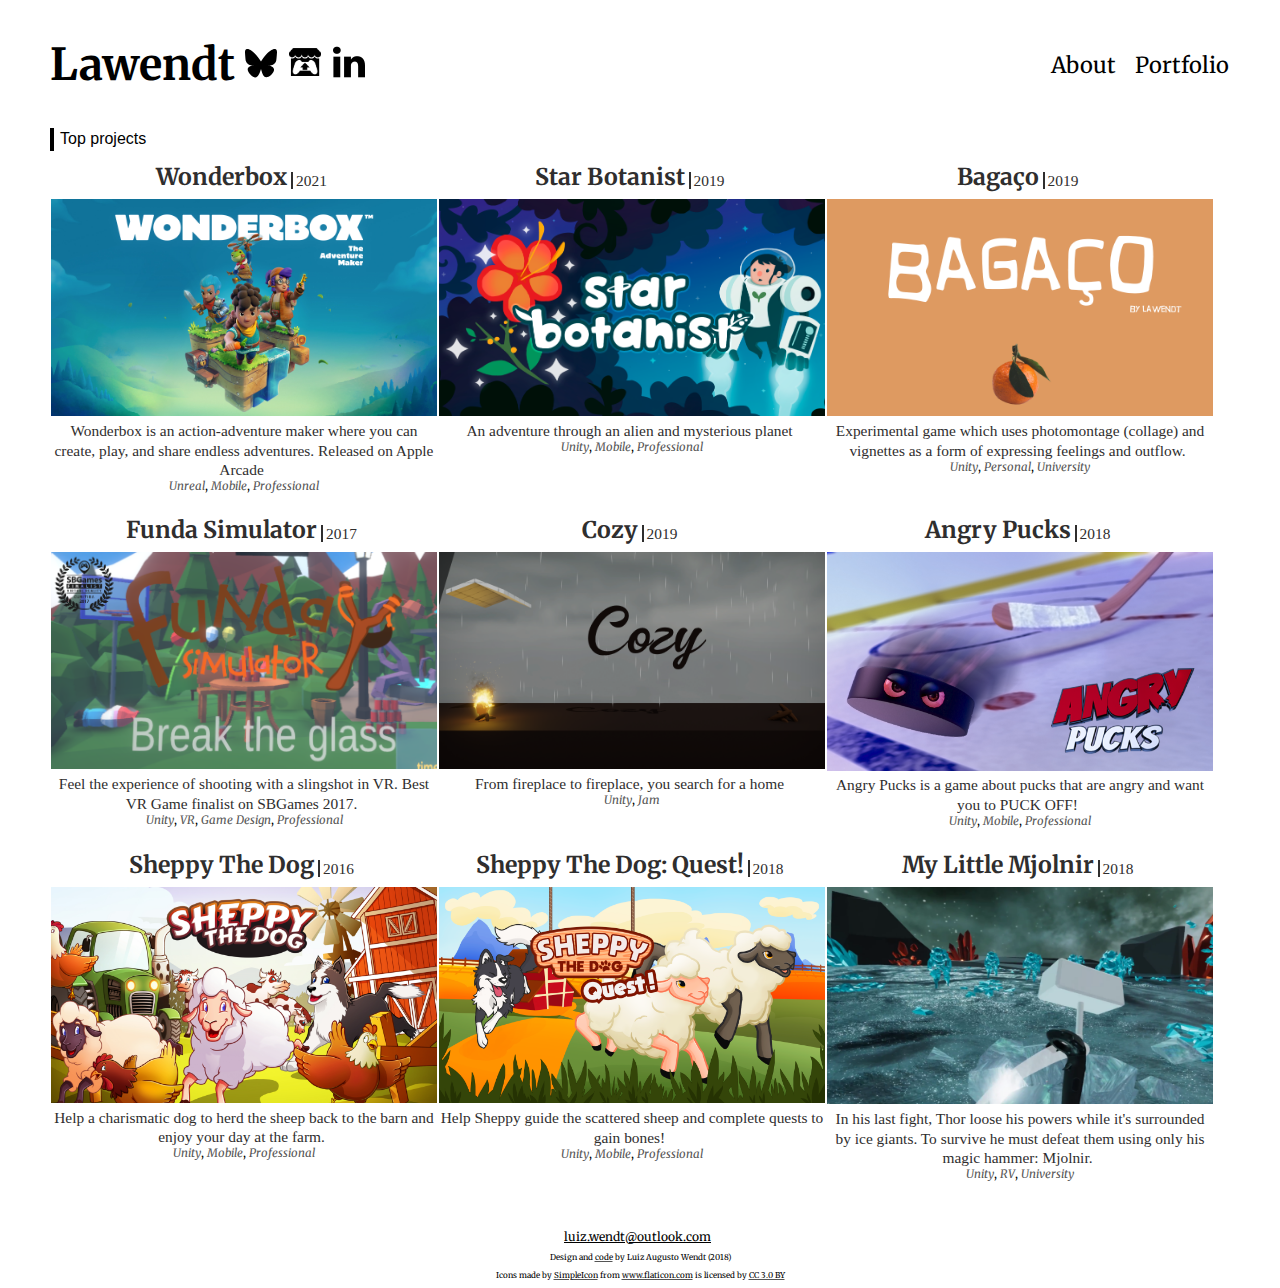
<file: index.html>
<!DOCTYPE html>
<html>
    <head>
        <title>Lawendt</title>

        <!-- meta -->
        <meta charset="UTF-8">
        <meta name="description" content="Luiz Wendt's portfolio and other things">
        <meta name="keywords" content="Lawendt, game, game development">
        <meta name="author" content="Luiz Wendt">
        <meta name="viewport" content="width=device-width, initial-scale=1.0">

        <link rel="shortcut icon" href="/favicon.ico" type="image/x-icon">
        <link rel="icon" href="/favicon.ico" type="image/x-icon">

        <!--twitter -->
        <meta name="twitter:card" content="summary" />
        <meta name="twitter:site" content="@la_wendt" />
        <meta name="twitter:creator" content="@la_wendt" />

        <!-- ogg -->
        <meta property="og:site_name" content="Lawendt's Portfolio"/>
        <meta property="og:description" content="Luiz A. Wendt is a game developer and student since 2015."/>
        <meta property="og:image" content="partyhats_.JPG">

        <!-- Libs -->
        <script src="lib/angular.js"></script>
        <script src="lib/angular-route.js"></script>

        <!-- JS -->
        <script src="data/projects.js"></script>
        <script src="js/angularControl.js"></script>
        <script src="js/socialMedia.js"></script>

        <!-- Styles -->
        <link rel="stylesheet" href="styleReset.css" type="text/css" media="screen" />
        <link rel="stylesheet" href="lib/csshake.min.css" type="text/css" media="screen" />
        <link rel="stylesheet" href="styleCenterBox.css" type="text/css" media="screen" />
        <link rel="stylesheet" href="styleHeader.css" type="text/css" media="screen" />

        <link rel="stylesheet" href="styleFooter.css" type="text/css" media="screen" />

        <!-- fonts -->
        <link href="//fonts.googleapis.com/css?family=Merriweather" rel="stylesheet" type="text/css">

    </head>
    <body>
        <header> 
            <div class = "container centerBox">
                <h1> <a href = "#"> Lawendt </a></h1> 

                <!-- <div class = "contact">
                    <div class = "contactContent">
                        <a href="https://twitter.com/La_wendt" class = "shake">
                            <div class = "imgContact">
                                <img src = "img/icons/twitter-logo.png" width="32px" href="https://twitter.com/La_wendt" onmouseenter="onHoverTwitter(this)" onmouseleave="onUnhoverTwitter(this)">
                            </div>
                        </a>
                    </div> -->

                    <div class = "contact">
                        <div class = "contactContent">
                            <a href="https://bsky.app/profile/lawendt.bsky.social" class = "shake">
                                <div class = "imgContact">
                                   <svg xmlns="http://www.w3.org/2000/svg" viewBox="0 0 576 512">
                                        <!--!Font Awesome Free 6.6.0 by @fontawesome - https://fontawesome.com License - https://fontawesome.com/license/free Copyright 2024 Fonticons, Inc.-->
                                        <path
                                            d="M407.8 294.7c-3.3-.4-6.7-.8-10-1.3c3.4 .4 6.7 .9 10 1.3zM288 227.1C261.9 176.4 190.9 81.9 124.9 35.3C61.6-9.4 37.5-1.7 21.6 5.5C3.3 13.8 0 41.9 0 58.4S9.1 194 15 213.9c19.5 65.7 89.1 87.9 153.2 80.7c3.3-.5 6.6-.9 10-1.4c-3.3 .5-6.6 1-10 1.4C74.3 308.6-9.1 342.8 100.3 464.5C220.6 589.1 265.1 437.8 288 361.1c22.9 76.7 49.2 222.5 185.6 103.4c102.4-103.4 28.1-156-65.8-169.9c-3.3-.4-6.7-.8-10-1.3c3.4 .4 6.7 .9 10 1.3c64.1 7.1 133.6-15.1 153.2-80.7C566.9 194 576 75 576 58.4s-3.3-44.7-21.6-52.9c-15.8-7.1-40-14.9-103.2 29.8C385.1 81.9 314.1 176.4 288 227.1z"/>
                                        </svg>
                                </div>
                            </a>
                        </div>
                    <div class = "contactContent">
                        <a href="https://lawendt.itch.io/" class = "shake">
                            <div class = "imgContact">
                                <img src = "img/icons/itchio-logo.png" width="32px" href="https://lawendt.itch.io/" onmouseenter="onHoverItch(this)" onmouseleave="onUnhoverItch(this)">
                            </div>
                        </a>
                    </div>
                    <div class = "contactContent">
                        <a href="https://www.linkedin.com/in/lawendt" class = "shake">
                            <div class = "imgContact">
                                <img src = "img/icons/linkedin-logo.png" width="32px" href="https://www.linkedin.com/in/lawendt" onmouseenter="onHoverLinked(this)" onmouseleave="onUnhoverLinked(this)">
                            </div>
                        </a>
                    </div>

                    <br>

                </div>

                <nav>
                    <a class = "shake" href = "#!about">About </a>  
                    <a class = "shake" href = "#!">Portfolio </a>
                    <!--<a class = "shake" href = "#!CV">CV </a>-->
                    <!--<hr color: #dd4a4a>-->
                </nav>
            </div>

        </header>
        <!--<hr color: #dd4a4a>-->

        <!-- content page -->
        <div class = "centerBox content" ng-app="myApp" >
            <ng-view>

            </ng-view>
        </div>

        <footer>
            <br>
            <br>


            <div class = "contactContent">
                <a href="mailto:luiz.wendt@outlook.com">
                    <div class = "textContact"> luiz.wendt@outlook.com</div> 
                </a>
            </div>

            <br>
            <div class = "credits">  
                <p>Design and <a href="https://github.com/Lawendt/lawendt.github.io">code</a> by Luiz Augusto Wendt (2018)</p>
                <p>Icons made by <a href="https://www.flaticon.com/authors/simpleicon" title="SimpleIcon">SimpleIcon</a> from <a href="https://www.flaticon.com/" title="Flaticon">www.flaticon.com</a> is licensed by <a href="http://creativecommons.org/licenses/by/3.0/" title="Creative Commons BY 3.0" target="_blank">CC 3.0 BY</a></p></div>



        </footer>
    </body>


</html>
</file>
<file: styleCenterBox.css>
.centerBox {
/*
    text-align: center;
    align-content: center;
*/
    display: block;
    margin: 0 auto;
    width: 1180px;

}


@media only screen and (min-width: 783px) and (max-width: 1180px) {
    .centerBox {
        width: 783px;
    }
}


@media only screen and (orientation: portrait) and (max-width: 783px) {
    .centerBox{
        width:100%;
    }

}
</file>
<file: styleHeader.css>
header {
    font-family: 'Merriweather';
    font-size: 22px;
    display: block;  
    text-align: center;
    /*margin-bottom: 10px;*/
}

header .container {
    display: flex;
    margin: 0 auto;
/*  width: 1200px;*/
    flex-wrap: wrap;
}

h1 {
    text-align: left;
    flex: 0;
    padding-right: 5px;
}

a {
    color: black;
    text-decoration: none;
}
header nav {
    text-decoration:none;
    color: black;
    text-align: right;
    margin: auto;
    flex: 2;
}

nav a {
    margin-left: 2%;
    padding-right: 1px;
    text-decoration:none;
    color: black;
    
}

nav a:hover{
    /*border-bottom-style: solid;
    border-bottom-color: #dd4a4a;
    border-bottom-width: 3px;*/
    color: #dd4a4a;
}

/*
@media only screen and (min-width: 783px) and (max-width: 1180px) {
    .container { 
         width: 783px;
    }
}
        */

.contact {
    color: black;
    
    /*width: 205px;*/
    text-align: left;
    margin: auto;
    flex: 1;
    padding-left: 5px;
}

.contactContent {
    display:inline-block;
    margin-right: 5px;
}

.imgContact {
    display: inline-block;
    vertical-align: middle;
    margin-right: 2px;
}

.imgContact img {
     
}

svg {
    width: 32px;
    vertical-align: -0.125em;
}

svg:hover {
    fill: #DE4949;
}
  

.textContact {
    display: inline-block;
    vertical-align: middle;
    text-decoration: underline;
}
.contact p {
    display: block;
    margin: 0;
}





@media only screen and (orientation: portrait) and (max-width: 783px) {
     header .container {
        display: block;
        width: 100%;
    }
    .contact {
        display: block;
        width: 100%;
        text-align: center;
    }
    
    h1 {
        display: block;
        width: 100%;
        text-align: center;
        margin: 3px;
    }

    header nav {
        display: block;
        text-decoration:none;
        color: black;
        text-align: center;
        margin: auto;
         padding-bottom: 2%;
    }
}
</file>
<file: styleFooter.css>
footer {
    font-size: 12px;
    text-align: center;
}


footer a {
    text-decoration: none;
    display: inline-block;
    color: black;
}
footer a:hover{
    color: #dd4a4a;
}

.credits {
    font-size: 8px;
}
.credits a {
    text-decoration: underline;
    text-decoration-color: #555555;
}

.credits a:hover {
    text-decoration-color: #dd4a4a;
}
</file>
<file: styleReset.css>
h1 {
    display: block;
    font-size: 2em;
    -webkit-margin-before: 0.67em;
    -webkit-margin-after: 0.67em;
    -webkit-margin-start: 0px;
    -webkit-margin-end: 0px;
    font-weight: bold;
}

a {
    color: -webkit-link;
    cursor: pointer;
    text-decoration: underline;
}


html, div {
    display: block;
}

head, style, title, meta, link, script {
    display: none;
}


body {
    display: block;
    margin: 8px;
}


article, aside, footer, header, hgroup, main, nav, section {
    display: block;
}

input[type="button" i], input[type="submit" i], input[type="reset" i], input[type="file" i]::-webkit-file-upload-button, button {
    padding: 1px 6px;
}

input[type="button" i], input[type="submit" i], input[type="reset" i], input[type="file" i]::-webkit-file-upload-button, button {
    align-items: flex-start;
    text-align: center;
    cursor: default;
    color: buttontext;
    background-color: buttonface;
    box-sizing: border-box;
    padding: 2px 6px 3px;
    border-width: 2px;
    border-style: outset;
    border-color: buttonface;
    border-image: initial;
}

input, textarea, select, button {
    text-rendering: auto;
    color: initial;
    letter-spacing: normal;
    word-spacing: normal;
    text-transform: none;
    text-indent: 0px;
    text-shadow: none;
    display: inline-block;
    text-align: start;
    margin: 0em;
    font: 400 13.3333px Arial;
}

input, textarea, select, button, meter, progress {
    -webkit-writing-mode: horizontal-tb;
}

button {
    -webkit-appearance: button;
}


p {
    display: block;
    -webkit-margin-before: 1em;
    -webkit-margin-after: 1em;
    -webkit-margin-start: 0px;
    -webkit-margin-end: 0px;
}s
</file>
<file: lib/csshake.min.css>
/*! * * * * * * * * * * * * * * * * * * * *\  
  CSShake :: Package
  v1.5.0
  CSS classes to move your DOM
  (c) 2015 @elrumordelaluz
  http://elrumordelaluz.github.io/csshake/
  Licensed under MIT
\* * * * * * * * * * * * * * * * * * * * */.shake,.shake-little,.shake-slow,.shake-hard,.shake-horizontal,.shake-vertical,.shake-rotate,.shake-opacity,.shake-crazy,.shake-chunk{display:inline-block;transform-origin:center center}.shake-freeze,.shake-constant.shake-constant--hover:hover,.shake-trigger:hover .shake-constant.shake-constant--hover{animation-play-state:paused}.shake-freeze:hover,.shake-trigger:hover .shake-freeze,.shake:hover,.shake-trigger:hover .shake,.shake-little:hover,.shake-trigger:hover .shake-little,.shake-slow:hover,.shake-trigger:hover .shake-slow,.shake-hard:hover,.shake-trigger:hover .shake-hard,.shake-horizontal:hover,.shake-trigger:hover .shake-horizontal,.shake-vertical:hover,.shake-trigger:hover .shake-vertical,.shake-rotate:hover,.shake-trigger:hover .shake-rotate,.shake-opacity:hover,.shake-trigger:hover .shake-opacity,.shake-crazy:hover,.shake-trigger:hover .shake-crazy,.shake-chunk:hover,.shake-trigger:hover .shake-chunk{animation-play-state:running}@keyframes shake{2%{transform:translate(.5px, 1.5px) rotate(1.5deg)}4%{transform:translate(.5px, 1.5px) rotate(1.5deg)}6%{transform:translate(-1.5px, -1.5px) rotate(-.5deg)}8%{transform:translate(.5px, -.5px) rotate(.5deg)}10%{transform:translate(.5px, 2.5px) rotate(.5deg)}12%{transform:translate(2.5px, 1.5px) rotate(-.5deg)}14%{transform:translate(-1.5px, 2.5px) rotate(-.5deg)}16%{transform:translate(-.5px, .5px) rotate(.5deg)}18%{transform:translate(.5px, 2.5px) rotate(1.5deg)}20%{transform:translate(-.5px, -.5px) rotate(.5deg)}22%{transform:translate(2.5px, .5px) rotate(-.5deg)}24%{transform:translate(-1.5px, -1.5px) rotate(.5deg)}26%{transform:translate(2.5px, -.5px) rotate(-.5deg)}28%{transform:translate(1.5px, -.5px) rotate(.5deg)}30%{transform:translate(.5px, .5px) rotate(-.5deg)}32%{transform:translate(-1.5px, .5px) rotate(-.5deg)}34%{transform:translate(.5px, 2.5px) rotate(-.5deg)}36%{transform:translate(-.5px, -.5px) rotate(1.5deg)}38%{transform:translate(-1.5px, -1.5px) rotate(.5deg)}40%{transform:translate(-1.5px, 1.5px) rotate(1.5deg)}42%{transform:translate(.5px, -1.5px) rotate(1.5deg)}44%{transform:translate(.5px, .5px) rotate(.5deg)}46%{transform:translate(-1.5px, -1.5px) rotate(1.5deg)}48%{transform:translate(.5px, -1.5px) rotate(.5deg)}50%{transform:translate(2.5px, .5px) rotate(-.5deg)}52%{transform:translate(-.5px, 2.5px) rotate(-.5deg)}54%{transform:translate(.5px, .5px) rotate(.5deg)}56%{transform:translate(-1.5px, 2.5px) rotate(.5deg)}58%{transform:translate(2.5px, .5px) rotate(.5deg)}60%{transform:translate(-1.5px, 2.5px) rotate(.5deg)}62%{transform:translate(1.5px, -.5px) rotate(-.5deg)}64%{transform:translate(1.5px, -1.5px) rotate(1.5deg)}66%{transform:translate(1.5px, -1.5px) rotate(-.5deg)}68%{transform:translate(.5px, 2.5px) rotate(-.5deg)}70%{transform:translate(1.5px, -1.5px) rotate(1.5deg)}72%{transform:translate(1.5px, 1.5px) rotate(-.5deg)}74%{transform:translate(-.5px, 1.5px) rotate(1.5deg)}76%{transform:translate(1.5px, 2.5px) rotate(.5deg)}78%{transform:translate(-.5px, .5px) rotate(.5deg)}80%{transform:translate(-1.5px, 2.5px) rotate(.5deg)}82%{transform:translate(.5px, 2.5px) rotate(-.5deg)}84%{transform:translate(2.5px, -.5px) rotate(.5deg)}86%{transform:translate(1.5px, .5px) rotate(.5deg)}88%{transform:translate(-.5px, -1.5px) rotate(-.5deg)}90%{transform:translate(1.5px, -.5px) rotate(1.5deg)}92%{transform:translate(.5px, 2.5px) rotate(.5deg)}94%{transform:translate(2.5px, .5px) rotate(-.5deg)}96%{transform:translate(.5px, 2.5px) rotate(.5deg)}98%{transform:translate(2.5px, -1.5px) rotate(1.5deg)}0%,100%{transform:translate(0, 0) rotate(0)}}.shake:hover,.shake-trigger:hover .shake,.shake.shake-freeze,.shake.shake-constant{animation-name:shake;animation-duration:100ms;animation-timing-function:ease-in-out;animation-iteration-count:infinite}@keyframes shake-little{2%{transform:translate(1px, 1px) rotate(.5deg)}4%{transform:translate(1px, 1px) rotate(.5deg)}6%{transform:translate(1px, 1px) rotate(.5deg)}8%{transform:translate(1px, 0px) rotate(.5deg)}10%{transform:translate(1px, 1px) rotate(.5deg)}12%{transform:translate(1px, 1px) rotate(.5deg)}14%{transform:translate(0px, 0px) rotate(.5deg)}16%{transform:translate(1px, 1px) rotate(.5deg)}18%{transform:translate(0px, 1px) rotate(.5deg)}20%{transform:translate(0px, 0px) rotate(.5deg)}22%{transform:translate(1px, 1px) rotate(.5deg)}24%{transform:translate(0px, 1px) rotate(.5deg)}26%{transform:translate(0px, 1px) rotate(.5deg)}28%{transform:translate(0px, 1px) rotate(.5deg)}30%{transform:translate(0px, 0px) rotate(.5deg)}32%{transform:translate(1px, 1px) rotate(.5deg)}34%{transform:translate(0px, 0px) rotate(.5deg)}36%{transform:translate(0px, 0px) rotate(.5deg)}38%{transform:translate(1px, 1px) rotate(.5deg)}40%{transform:translate(0px, 1px) rotate(.5deg)}42%{transform:translate(0px, 0px) rotate(.5deg)}44%{transform:translate(1px, 0px) rotate(.5deg)}46%{transform:translate(0px, 0px) rotate(.5deg)}48%{transform:translate(0px, 1px) rotate(.5deg)}50%{transform:translate(0px, 1px) rotate(.5deg)}52%{transform:translate(0px, 0px) rotate(.5deg)}54%{transform:translate(0px, 1px) rotate(.5deg)}56%{transform:translate(1px, 0px) rotate(.5deg)}58%{transform:translate(1px, 0px) rotate(.5deg)}60%{transform:translate(1px, 1px) rotate(.5deg)}62%{transform:translate(0px, 1px) rotate(.5deg)}64%{transform:translate(0px, 0px) rotate(.5deg)}66%{transform:translate(0px, 1px) rotate(.5deg)}68%{transform:translate(0px, 1px) rotate(.5deg)}70%{transform:translate(0px, 1px) rotate(.5deg)}72%{transform:translate(1px, 0px) rotate(.5deg)}74%{transform:translate(0px, 1px) rotate(.5deg)}76%{transform:translate(0px, 1px) rotate(.5deg)}78%{transform:translate(0px, 1px) rotate(.5deg)}80%{transform:translate(0px, 0px) rotate(.5deg)}82%{transform:translate(1px, 0px) rotate(.5deg)}84%{transform:translate(1px, 0px) rotate(.5deg)}86%{transform:translate(0px, 0px) rotate(.5deg)}88%{transform:translate(0px, 0px) rotate(.5deg)}90%{transform:translate(1px, 0px) rotate(.5deg)}92%{transform:translate(0px, 1px) rotate(.5deg)}94%{transform:translate(1px, 1px) rotate(.5deg)}96%{transform:translate(1px, 0px) rotate(.5deg)}98%{transform:translate(1px, 0px) rotate(.5deg)}0%,100%{transform:translate(0, 0) rotate(0)}}.shake-little:hover,.shake-trigger:hover .shake-little,.shake-little.shake-freeze,.shake-little.shake-constant{animation-name:shake-little;animation-duration:100ms;animation-timing-function:ease-in-out;animation-iteration-count:infinite}@keyframes shake-slow{2%{transform:translate(4px, -9px) rotate(-2.5deg)}4%{transform:translate(6px, 8px) rotate(2.5deg)}6%{transform:translate(-5px, 6px) rotate(-.5deg)}8%{transform:translate(-1px, 1px) rotate(-.5deg)}10%{transform:translate(5px, 8px) rotate(2.5deg)}12%{transform:translate(-7px, 0px) rotate(2.5deg)}14%{transform:translate(6px, -4px) rotate(1.5deg)}16%{transform:translate(-2px, 6px) rotate(3.5deg)}18%{transform:translate(0px, 10px) rotate(.5deg)}20%{transform:translate(9px, 1px) rotate(1.5deg)}22%{transform:translate(5px, 4px) rotate(2.5deg)}24%{transform:translate(-1px, -9px) rotate(-2.5deg)}26%{transform:translate(-1px, 3px) rotate(.5deg)}28%{transform:translate(8px, -3px) rotate(-2.5deg)}30%{transform:translate(4px, 10px) rotate(.5deg)}32%{transform:translate(7px, 1px) rotate(2.5deg)}34%{transform:translate(7px, -4px) rotate(-1.5deg)}36%{transform:translate(-4px, 9px) rotate(-.5deg)}38%{transform:translate(8px, 10px) rotate(1.5deg)}40%{transform:translate(7px, 9px) rotate(3.5deg)}42%{transform:translate(-7px, -5px) rotate(1.5deg)}44%{transform:translate(5px, 3px) rotate(-1.5deg)}46%{transform:translate(-7px, 0px) rotate(-.5deg)}48%{transform:translate(-6px, -9px) rotate(-1.5deg)}50%{transform:translate(-9px, -4px) rotate(-2.5deg)}52%{transform:translate(8px, -1px) rotate(3.5deg)}54%{transform:translate(-1px, 2px) rotate(3.5deg)}56%{transform:translate(1px, -5px) rotate(-2.5deg)}58%{transform:translate(-3px, -5px) rotate(-1.5deg)}60%{transform:translate(-3px, 3px) rotate(-1.5deg)}62%{transform:translate(9px, 3px) rotate(1.5deg)}64%{transform:translate(-3px, 4px) rotate(3.5deg)}66%{transform:translate(0px, 10px) rotate(2.5deg)}68%{transform:translate(-5px, 6px) rotate(-.5deg)}70%{transform:translate(-8px, -4px) rotate(-.5deg)}72%{transform:translate(-9px, 2px) rotate(1.5deg)}74%{transform:translate(0px, 3px) rotate(1.5deg)}76%{transform:translate(4px, 6px) rotate(-.5deg)}78%{transform:translate(-2px, 1px) rotate(.5deg)}80%{transform:translate(-1px, 2px) rotate(-2.5deg)}82%{transform:translate(-9px, 2px) rotate(.5deg)}84%{transform:translate(-8px, -7px) rotate(3.5deg)}86%{transform:translate(5px, -5px) rotate(.5deg)}88%{transform:translate(-4px, 1px) rotate(3.5deg)}90%{transform:translate(0px, 0px) rotate(3.5deg)}92%{transform:translate(5px, -8px) rotate(3.5deg)}94%{transform:translate(-3px, -2px) rotate(-.5deg)}96%{transform:translate(8px, -5px) rotate(-1.5deg)}98%{transform:translate(-1px, 9px) rotate(-1.5deg)}0%,100%{transform:translate(0, 0) rotate(0)}}.shake-slow:hover,.shake-trigger:hover .shake-slow,.shake-slow.shake-freeze,.shake-slow.shake-constant{animation-name:shake-slow;animation-duration:5s;animation-timing-function:ease-in-out;animation-iteration-count:infinite}@keyframes shake-hard{2%{transform:translate(2px, 2px) rotate(1.5deg)}4%{transform:translate(-4px, 9px) rotate(-1.5deg)}6%{transform:translate(-5px, 6px) rotate(3.5deg)}8%{transform:translate(-3px, -3px) rotate(3.5deg)}10%{transform:translate(-5px, -6px) rotate(.5deg)}12%{transform:translate(-3px, -9px) rotate(.5deg)}14%{transform:translate(-7px, -8px) rotate(-1.5deg)}16%{transform:translate(-4px, 6px) rotate(-2.5deg)}18%{transform:translate(-5px, 10px) rotate(-2.5deg)}20%{transform:translate(4px, -8px) rotate(-1.5deg)}22%{transform:translate(1px, -2px) rotate(2.5deg)}24%{transform:translate(8px, -3px) rotate(.5deg)}26%{transform:translate(-8px, 8px) rotate(-.5deg)}28%{transform:translate(3px, -2px) rotate(-1.5deg)}30%{transform:translate(1px, -9px) rotate(.5deg)}32%{transform:translate(7px, 1px) rotate(.5deg)}34%{transform:translate(-1px, -5px) rotate(.5deg)}36%{transform:translate(3px, 10px) rotate(2.5deg)}38%{transform:translate(-8px, -7px) rotate(2.5deg)}40%{transform:translate(5px, 7px) rotate(-1.5deg)}42%{transform:translate(0px, 10px) rotate(-2.5deg)}44%{transform:translate(-2px, 1px) rotate(-1.5deg)}46%{transform:translate(5px, 2px) rotate(-1.5deg)}48%{transform:translate(-6px, -8px) rotate(.5deg)}50%{transform:translate(-9px, 1px) rotate(.5deg)}52%{transform:translate(1px, 5px) rotate(.5deg)}54%{transform:translate(-1px, 0px) rotate(-.5deg)}56%{transform:translate(-8px, 7px) rotate(1.5deg)}58%{transform:translate(10px, 6px) rotate(.5deg)}60%{transform:translate(-4px, 3px) rotate(-2.5deg)}62%{transform:translate(-7px, 9px) rotate(.5deg)}64%{transform:translate(-1px, -1px) rotate(-2.5deg)}66%{transform:translate(-6px, -8px) rotate(-1.5deg)}68%{transform:translate(-6px, 5px) rotate(-.5deg)}70%{transform:translate(1px, -8px) rotate(-1.5deg)}72%{transform:translate(1px, 9px) rotate(-.5deg)}74%{transform:translate(9px, -8px) rotate(-.5deg)}76%{transform:translate(5px, 6px) rotate(-1.5deg)}78%{transform:translate(10px, 5px) rotate(-.5deg)}80%{transform:translate(7px, 9px) rotate(-2.5deg)}82%{transform:translate(7px, -9px) rotate(3.5deg)}84%{transform:translate(1px, 8px) rotate(-.5deg)}86%{transform:translate(-1px, 9px) rotate(1.5deg)}88%{transform:translate(-5px, -3px) rotate(3.5deg)}90%{transform:translate(-2px, 5px) rotate(3.5deg)}92%{transform:translate(0px, 9px) rotate(-1.5deg)}94%{transform:translate(5px, 4px) rotate(.5deg)}96%{transform:translate(-4px, 0px) rotate(3.5deg)}98%{transform:translate(-6px, 1px) rotate(-2.5deg)}0%,100%{transform:translate(0, 0) rotate(0)}}.shake-hard:hover,.shake-trigger:hover .shake-hard,.shake-hard.shake-freeze,.shake-hard.shake-constant{animation-name:shake-hard;animation-duration:100ms;animation-timing-function:ease-in-out;animation-iteration-count:infinite}@keyframes shake-horizontal{2%{transform:translate(7px, 0) rotate(0)}4%{transform:translate(-3px, 0) rotate(0)}6%{transform:translate(9px, 0) rotate(0)}8%{transform:translate(2px, 0) rotate(0)}10%{transform:translate(10px, 0) rotate(0)}12%{transform:translate(-5px, 0) rotate(0)}14%{transform:translate(-2px, 0) rotate(0)}16%{transform:translate(2px, 0) rotate(0)}18%{transform:translate(-9px, 0) rotate(0)}20%{transform:translate(0px, 0) rotate(0)}22%{transform:translate(3px, 0) rotate(0)}24%{transform:translate(9px, 0) rotate(0)}26%{transform:translate(6px, 0) rotate(0)}28%{transform:translate(-1px, 0) rotate(0)}30%{transform:translate(-7px, 0) rotate(0)}32%{transform:translate(-8px, 0) rotate(0)}34%{transform:translate(-3px, 0) rotate(0)}36%{transform:translate(-3px, 0) rotate(0)}38%{transform:translate(3px, 0) rotate(0)}40%{transform:translate(2px, 0) rotate(0)}42%{transform:translate(-7px, 0) rotate(0)}44%{transform:translate(-1px, 0) rotate(0)}46%{transform:translate(-2px, 0) rotate(0)}48%{transform:translate(3px, 0) rotate(0)}50%{transform:translate(10px, 0) rotate(0)}52%{transform:translate(0px, 0) rotate(0)}54%{transform:translate(6px, 0) rotate(0)}56%{transform:translate(6px, 0) rotate(0)}58%{transform:translate(-2px, 0) rotate(0)}60%{transform:translate(-5px, 0) rotate(0)}62%{transform:translate(-2px, 0) rotate(0)}64%{transform:translate(-8px, 0) rotate(0)}66%{transform:translate(-2px, 0) rotate(0)}68%{transform:translate(-9px, 0) rotate(0)}70%{transform:translate(3px, 0) rotate(0)}72%{transform:translate(-9px, 0) rotate(0)}74%{transform:translate(7px, 0) rotate(0)}76%{transform:translate(-7px, 0) rotate(0)}78%{transform:translate(4px, 0) rotate(0)}80%{transform:translate(-4px, 0) rotate(0)}82%{transform:translate(1px, 0) rotate(0)}84%{transform:translate(5px, 0) rotate(0)}86%{transform:translate(-5px, 0) rotate(0)}88%{transform:translate(-5px, 0) rotate(0)}90%{transform:translate(9px, 0) rotate(0)}92%{transform:translate(7px, 0) rotate(0)}94%{transform:translate(-1px, 0) rotate(0)}96%{transform:translate(-1px, 0) rotate(0)}98%{transform:translate(-6px, 0) rotate(0)}0%,100%{transform:translate(0, 0) rotate(0)}}.shake-horizontal:hover,.shake-trigger:hover .shake-horizontal,.shake-horizontal.shake-freeze,.shake-horizontal.shake-constant{animation-name:shake-horizontal;animation-duration:100ms;animation-timing-function:ease-in-out;animation-iteration-count:infinite}@keyframes shake-vertical{2%{transform:translate(0, 1px) rotate(0)}4%{transform:translate(0, 5px) rotate(0)}6%{transform:translate(0, -8px) rotate(0)}8%{transform:translate(0, -5px) rotate(0)}10%{transform:translate(0, -9px) rotate(0)}12%{transform:translate(0, -1px) rotate(0)}14%{transform:translate(0, 5px) rotate(0)}16%{transform:translate(0, 6px) rotate(0)}18%{transform:translate(0, -1px) rotate(0)}20%{transform:translate(0, -9px) rotate(0)}22%{transform:translate(0, -6px) rotate(0)}24%{transform:translate(0, 6px) rotate(0)}26%{transform:translate(0, -9px) rotate(0)}28%{transform:translate(0, 8px) rotate(0)}30%{transform:translate(0, 9px) rotate(0)}32%{transform:translate(0, -1px) rotate(0)}34%{transform:translate(0, -8px) rotate(0)}36%{transform:translate(0, 3px) rotate(0)}38%{transform:translate(0, 2px) rotate(0)}40%{transform:translate(0, 6px) rotate(0)}42%{transform:translate(0, -2px) rotate(0)}44%{transform:translate(0, 4px) rotate(0)}46%{transform:translate(0, -9px) rotate(0)}48%{transform:translate(0, 9px) rotate(0)}50%{transform:translate(0, 3px) rotate(0)}52%{transform:translate(0, 0px) rotate(0)}54%{transform:translate(0, -6px) rotate(0)}56%{transform:translate(0, 8px) rotate(0)}58%{transform:translate(0, -7px) rotate(0)}60%{transform:translate(0, -9px) rotate(0)}62%{transform:translate(0, -5px) rotate(0)}64%{transform:translate(0, -9px) rotate(0)}66%{transform:translate(0, 1px) rotate(0)}68%{transform:translate(0, 3px) rotate(0)}70%{transform:translate(0, 3px) rotate(0)}72%{transform:translate(0, 3px) rotate(0)}74%{transform:translate(0, -3px) rotate(0)}76%{transform:translate(0, 2px) rotate(0)}78%{transform:translate(0, 7px) rotate(0)}80%{transform:translate(0, 8px) rotate(0)}82%{transform:translate(0, -2px) rotate(0)}84%{transform:translate(0, 7px) rotate(0)}86%{transform:translate(0, -3px) rotate(0)}88%{transform:translate(0, -3px) rotate(0)}90%{transform:translate(0, -8px) rotate(0)}92%{transform:translate(0, 0px) rotate(0)}94%{transform:translate(0, 3px) rotate(0)}96%{transform:translate(0, 5px) rotate(0)}98%{transform:translate(0, -3px) rotate(0)}0%,100%{transform:translate(0, 0) rotate(0)}}.shake-vertical:hover,.shake-trigger:hover .shake-vertical,.shake-vertical.shake-freeze,.shake-vertical.shake-constant{animation-name:shake-vertical;animation-duration:100ms;animation-timing-function:ease-in-out;animation-iteration-count:infinite}@keyframes shake-rotate{2%{transform:translate(0, 0) rotate(-5.5deg)}4%{transform:translate(0, 0) rotate(4.5deg)}6%{transform:translate(0, 0) rotate(6.5deg)}8%{transform:translate(0, 0) rotate(-6.5deg)}10%{transform:translate(0, 0) rotate(7.5deg)}12%{transform:translate(0, 0) rotate(-1.5deg)}14%{transform:translate(0, 0) rotate(-1.5deg)}16%{transform:translate(0, 0) rotate(6.5deg)}18%{transform:translate(0, 0) rotate(.5deg)}20%{transform:translate(0, 0) rotate(1.5deg)}22%{transform:translate(0, 0) rotate(-3.5deg)}24%{transform:translate(0, 0) rotate(1.5deg)}26%{transform:translate(0, 0) rotate(-5.5deg)}28%{transform:translate(0, 0) rotate(2.5deg)}30%{transform:translate(0, 0) rotate(-1.5deg)}32%{transform:translate(0, 0) rotate(-.5deg)}34%{transform:translate(0, 0) rotate(1.5deg)}36%{transform:translate(0, 0) rotate(3.5deg)}38%{transform:translate(0, 0) rotate(-1.5deg)}40%{transform:translate(0, 0) rotate(.5deg)}42%{transform:translate(0, 0) rotate(-1.5deg)}44%{transform:translate(0, 0) rotate(7.5deg)}46%{transform:translate(0, 0) rotate(-5.5deg)}48%{transform:translate(0, 0) rotate(5.5deg)}50%{transform:translate(0, 0) rotate(5.5deg)}52%{transform:translate(0, 0) rotate(4.5deg)}54%{transform:translate(0, 0) rotate(1.5deg)}56%{transform:translate(0, 0) rotate(3.5deg)}58%{transform:translate(0, 0) rotate(6.5deg)}60%{transform:translate(0, 0) rotate(-4.5deg)}62%{transform:translate(0, 0) rotate(-6.5deg)}64%{transform:translate(0, 0) rotate(4.5deg)}66%{transform:translate(0, 0) rotate(-6.5deg)}68%{transform:translate(0, 0) rotate(3.5deg)}70%{transform:translate(0, 0) rotate(-6.5deg)}72%{transform:translate(0, 0) rotate(-1.5deg)}74%{transform:translate(0, 0) rotate(-.5deg)}76%{transform:translate(0, 0) rotate(-3.5deg)}78%{transform:translate(0, 0) rotate(7.5deg)}80%{transform:translate(0, 0) rotate(5.5deg)}82%{transform:translate(0, 0) rotate(4.5deg)}84%{transform:translate(0, 0) rotate(2.5deg)}86%{transform:translate(0, 0) rotate(-2.5deg)}88%{transform:translate(0, 0) rotate(-6.5deg)}90%{transform:translate(0, 0) rotate(-1.5deg)}92%{transform:translate(0, 0) rotate(5.5deg)}94%{transform:translate(0, 0) rotate(1.5deg)}96%{transform:translate(0, 0) rotate(1.5deg)}98%{transform:translate(0, 0) rotate(5.5deg)}0%,100%{transform:translate(0, 0) rotate(0)}}.shake-rotate:hover,.shake-trigger:hover .shake-rotate,.shake-rotate.shake-freeze,.shake-rotate.shake-constant{animation-name:shake-rotate;animation-duration:100ms;animation-timing-function:ease-in-out;animation-iteration-count:infinite}@keyframes shake-opacity{10%{transform:translate(3px, 3px) rotate(.5deg);opacity:.05}20%{transform:translate(-1px, 0px) rotate(-.5deg);opacity:.74}30%{transform:translate(-1px, -3px) rotate(-1.5deg);opacity:.53}40%{transform:translate(3px, -2px) rotate(.5deg);opacity:.46}50%{transform:translate(0px, 1px) rotate(.5deg);opacity:.77}60%{transform:translate(0px, -3px) rotate(-1.5deg);opacity:.72}70%{transform:translate(0px, -4px) rotate(.5deg);opacity:.39}80%{transform:translate(-3px, -1px) rotate(.5deg);opacity:.16}90%{transform:translate(-4px, 2px) rotate(.5deg);opacity:.61}0%,100%{transform:translate(0, 0) rotate(0)}}.shake-opacity:hover,.shake-trigger:hover .shake-opacity,.shake-opacity.shake-freeze,.shake-opacity.shake-constant{animation-name:shake-opacity;animation-duration:.5s;animation-timing-function:ease-in-out;animation-iteration-count:infinite}@keyframes shake-crazy{10%{transform:translate(3px, 5px) rotate(4deg);opacity:.31}20%{transform:translate(16px, -11px) rotate(0deg);opacity:.72}30%{transform:translate(0px, -9px) rotate(10deg);opacity:.14}40%{transform:translate(13px, -9px) rotate(-1deg);opacity:.72}50%{transform:translate(-6px, -3px) rotate(0deg);opacity:.78}60%{transform:translate(14px, 9px) rotate(-9deg);opacity:.74}70%{transform:translate(16px, 3px) rotate(-4deg);opacity:.38}80%{transform:translate(-5px, 10px) rotate(6deg);opacity:.25}90%{transform:translate(-13px, -15px) rotate(8deg);opacity:.04}0%,100%{transform:translate(0, 0) rotate(0)}}.shake-crazy:hover,.shake-trigger:hover .shake-crazy,.shake-crazy.shake-freeze,.shake-crazy.shake-constant{animation-name:shake-crazy;animation-duration:100ms;animation-timing-function:ease-in-out;animation-iteration-count:infinite}@keyframes shake-chunk{2%{transform:translate(0px, -8px) rotate(8deg)}4%{transform:translate(1px, 5px) rotate(-12deg)}6%{transform:translate(10px, 11px) rotate(7deg)}8%{transform:translate(6px, -10px) rotate(0deg)}10%{transform:translate(8px, -10px) rotate(-13deg)}12%{transform:translate(5px, -12px) rotate(10deg)}14%{transform:translate(-4px, 2px) rotate(10deg)}16%{transform:translate(-8px, -13px) rotate(-14deg)}18%{transform:translate(-1px, -11px) rotate(13deg)}20%{transform:translate(-7px, 11px) rotate(6deg)}22%{transform:translate(-1px, -1px) rotate(3deg)}24%{transform:translate(15px, -12px) rotate(3deg)}26%{transform:translate(-9px, -9px) rotate(8deg)}28%{transform:translate(3px, -8px) rotate(6deg)}30%{transform:translate(-4px, 14px) rotate(7deg)}32%{transform:translate(3px, 3px) rotate(10deg)}34%{transform:translate(-9px, -6px) rotate(-5deg)}36%{transform:translate(9px, -8px) rotate(5deg)}38%{transform:translate(-4px, 7px) rotate(10deg)}0%,40%,100%{transform:translate(0, 0) rotate(0)}}.shake-chunk:hover,.shake-trigger:hover .shake-chunk,.shake-chunk.shake-freeze,.shake-chunk.shake-constant{animation-name:shake-chunk;animation-duration:4s;animation-timing-function:ease-in-out;animation-iteration-count:infinite}
</file>
